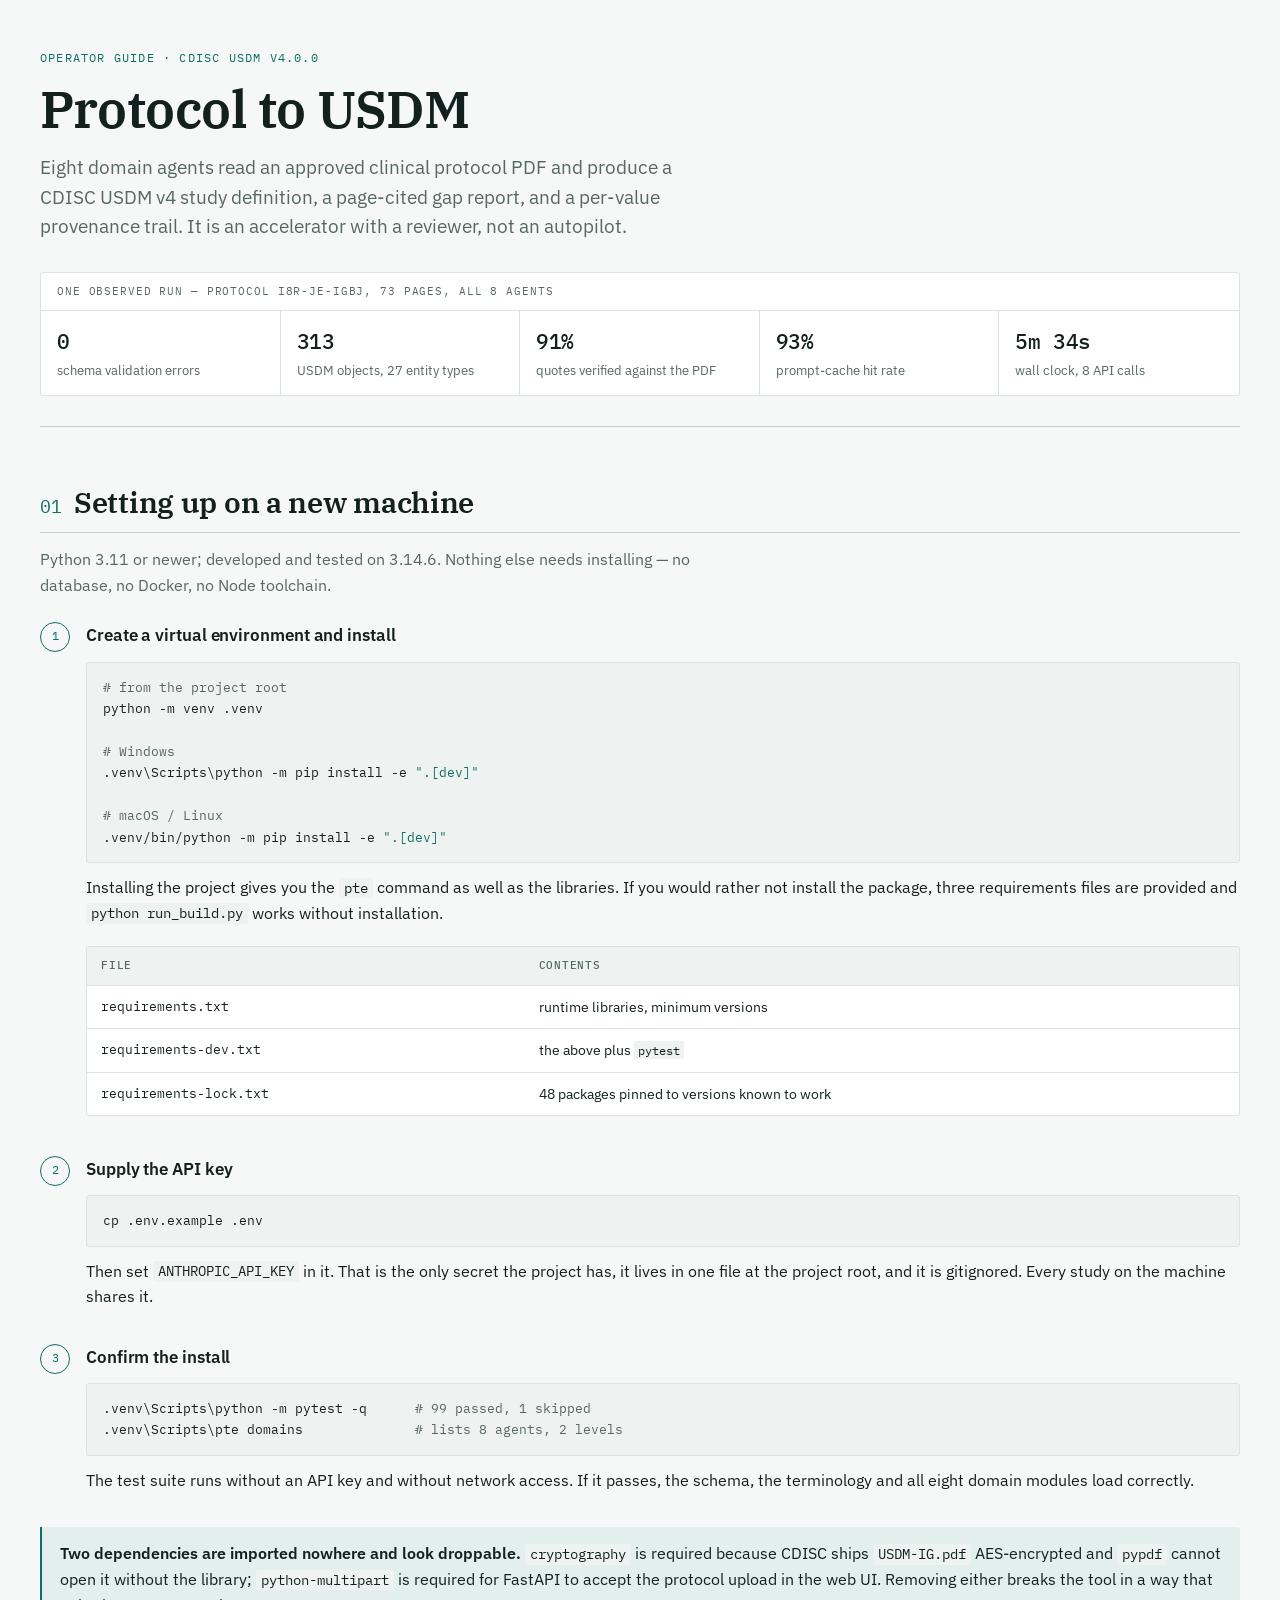
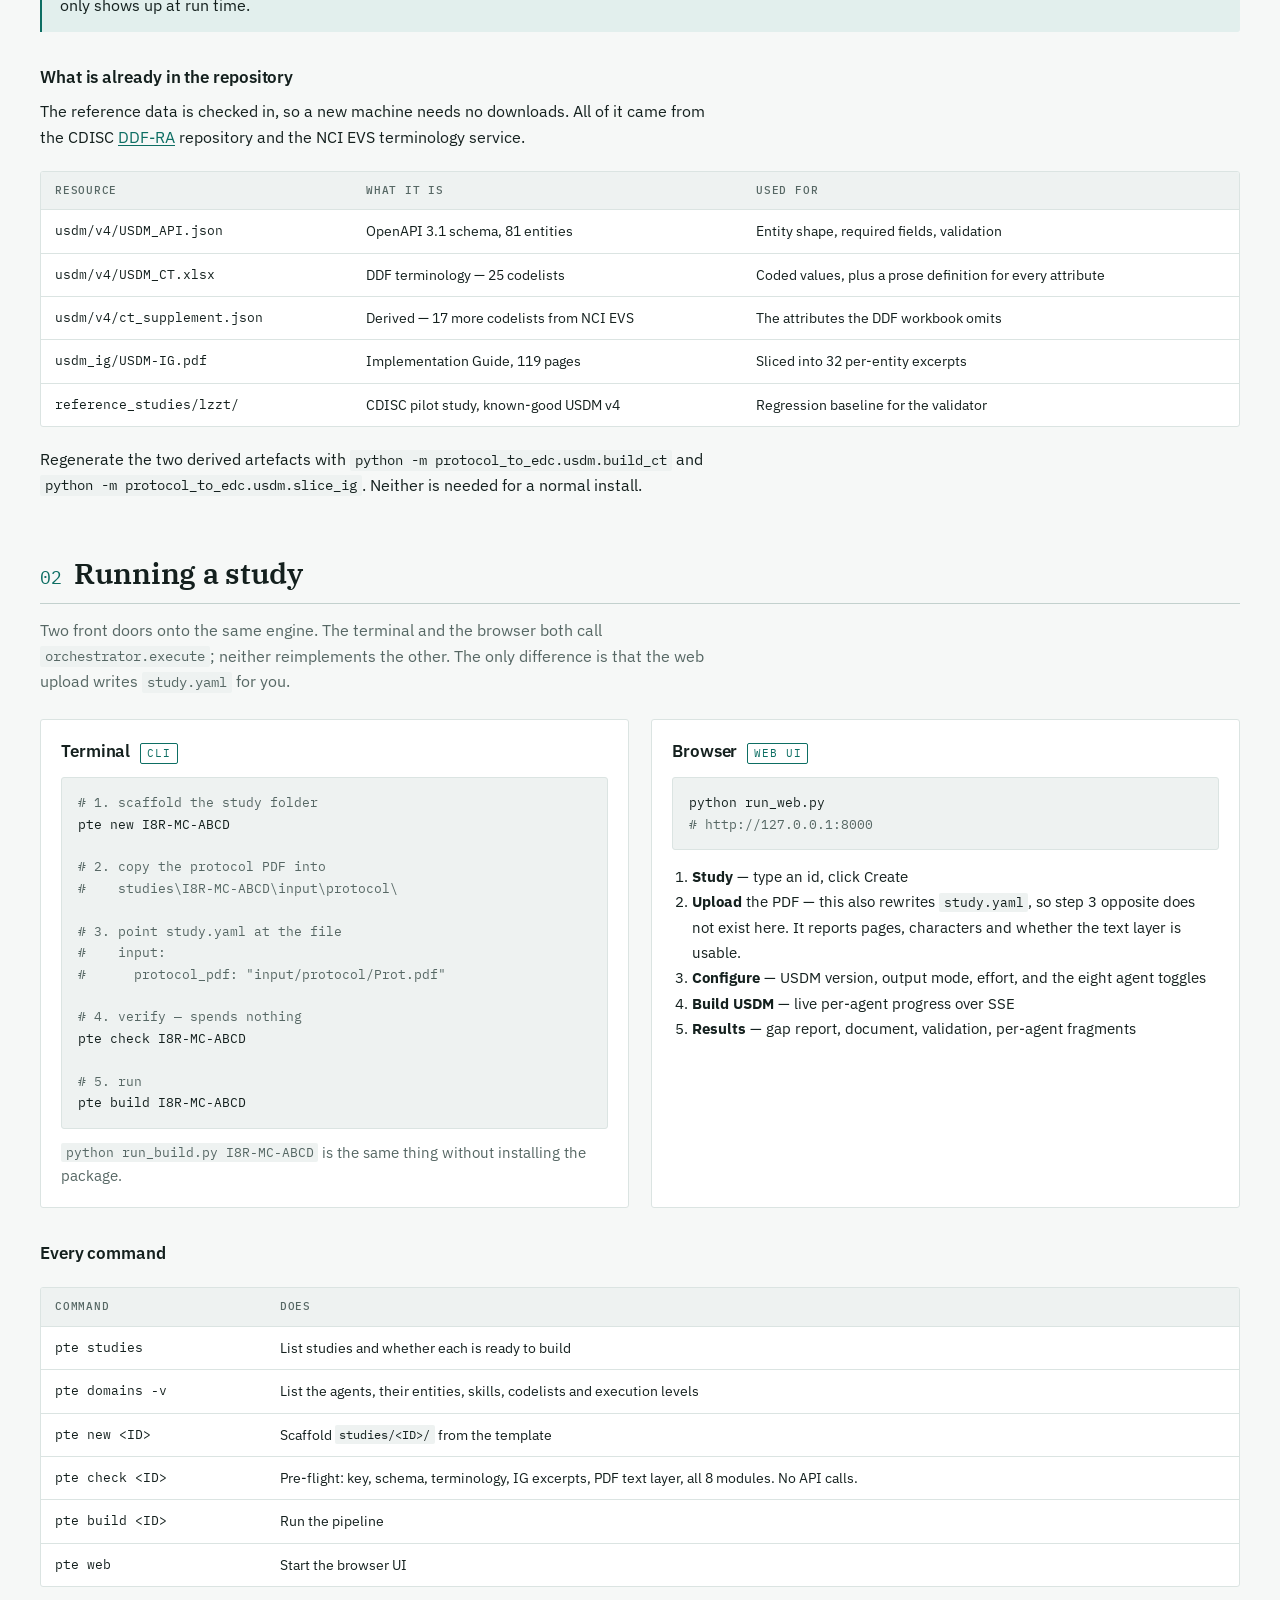
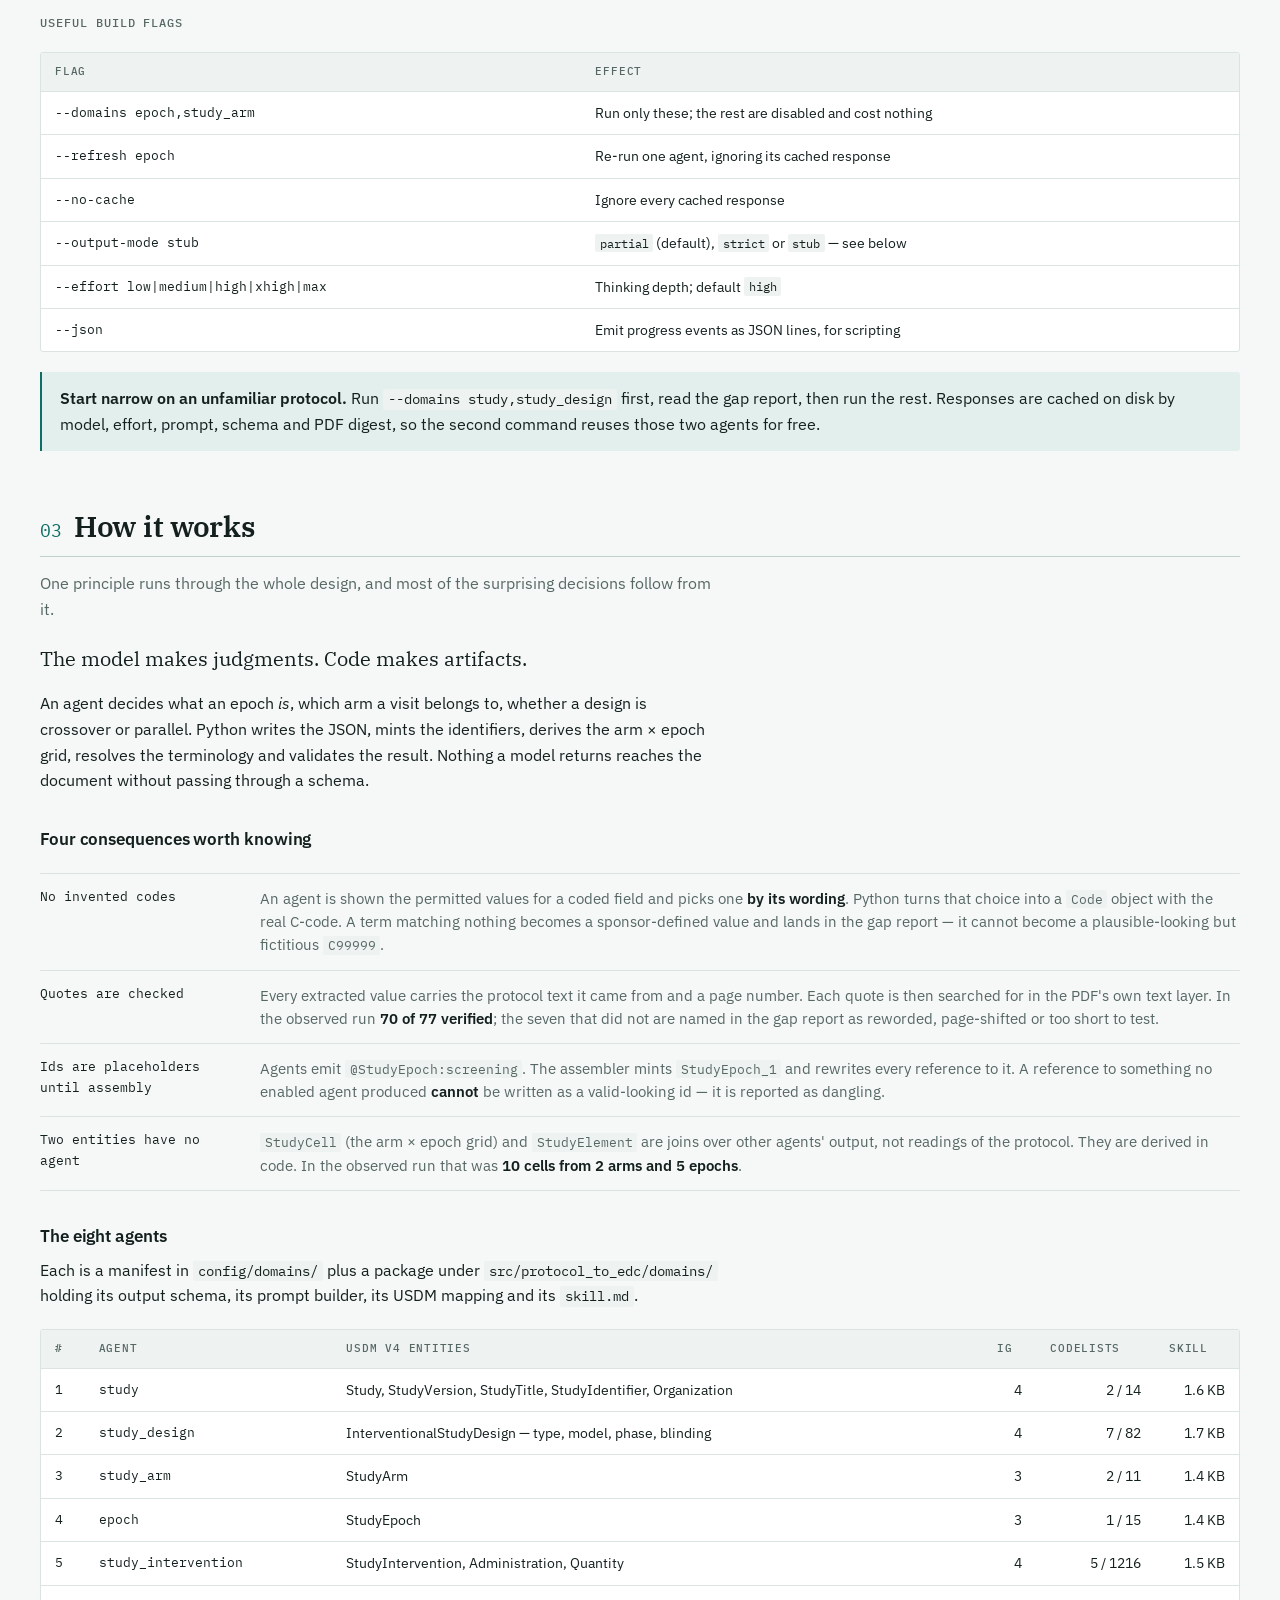
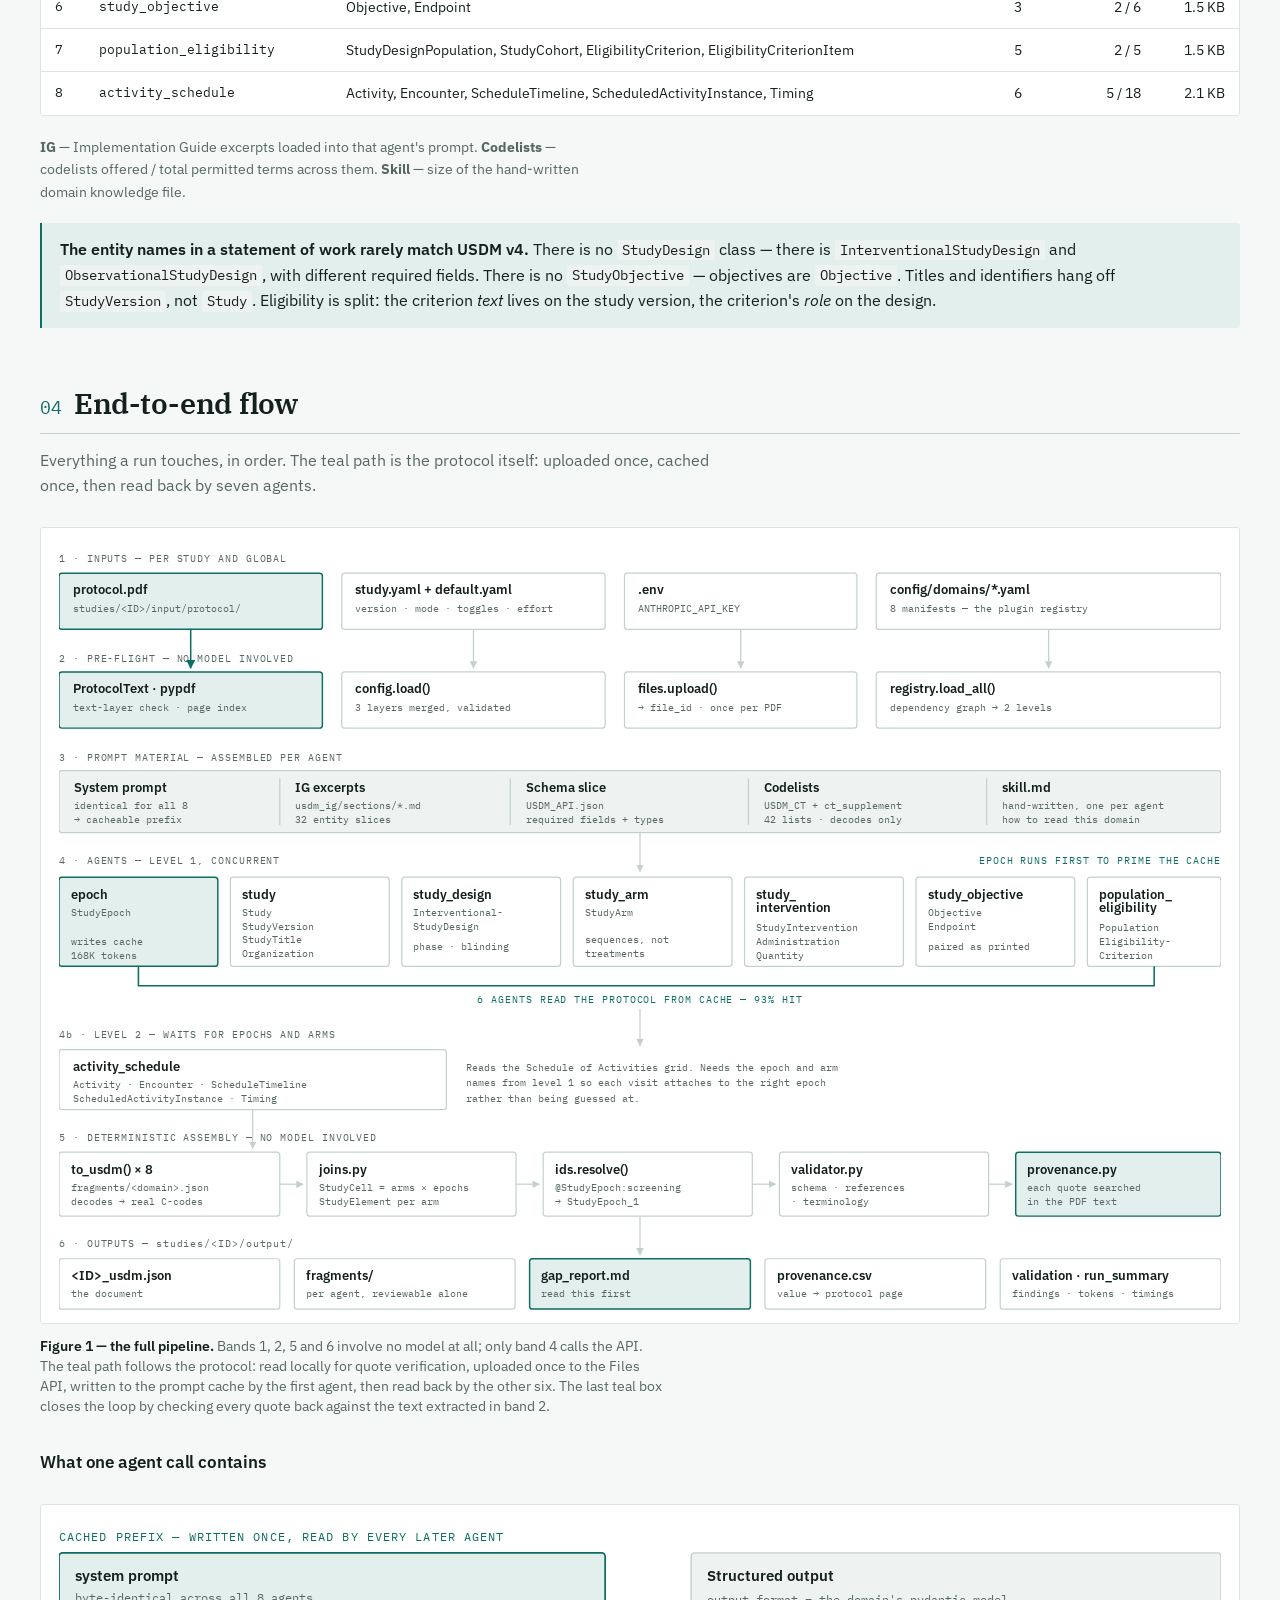
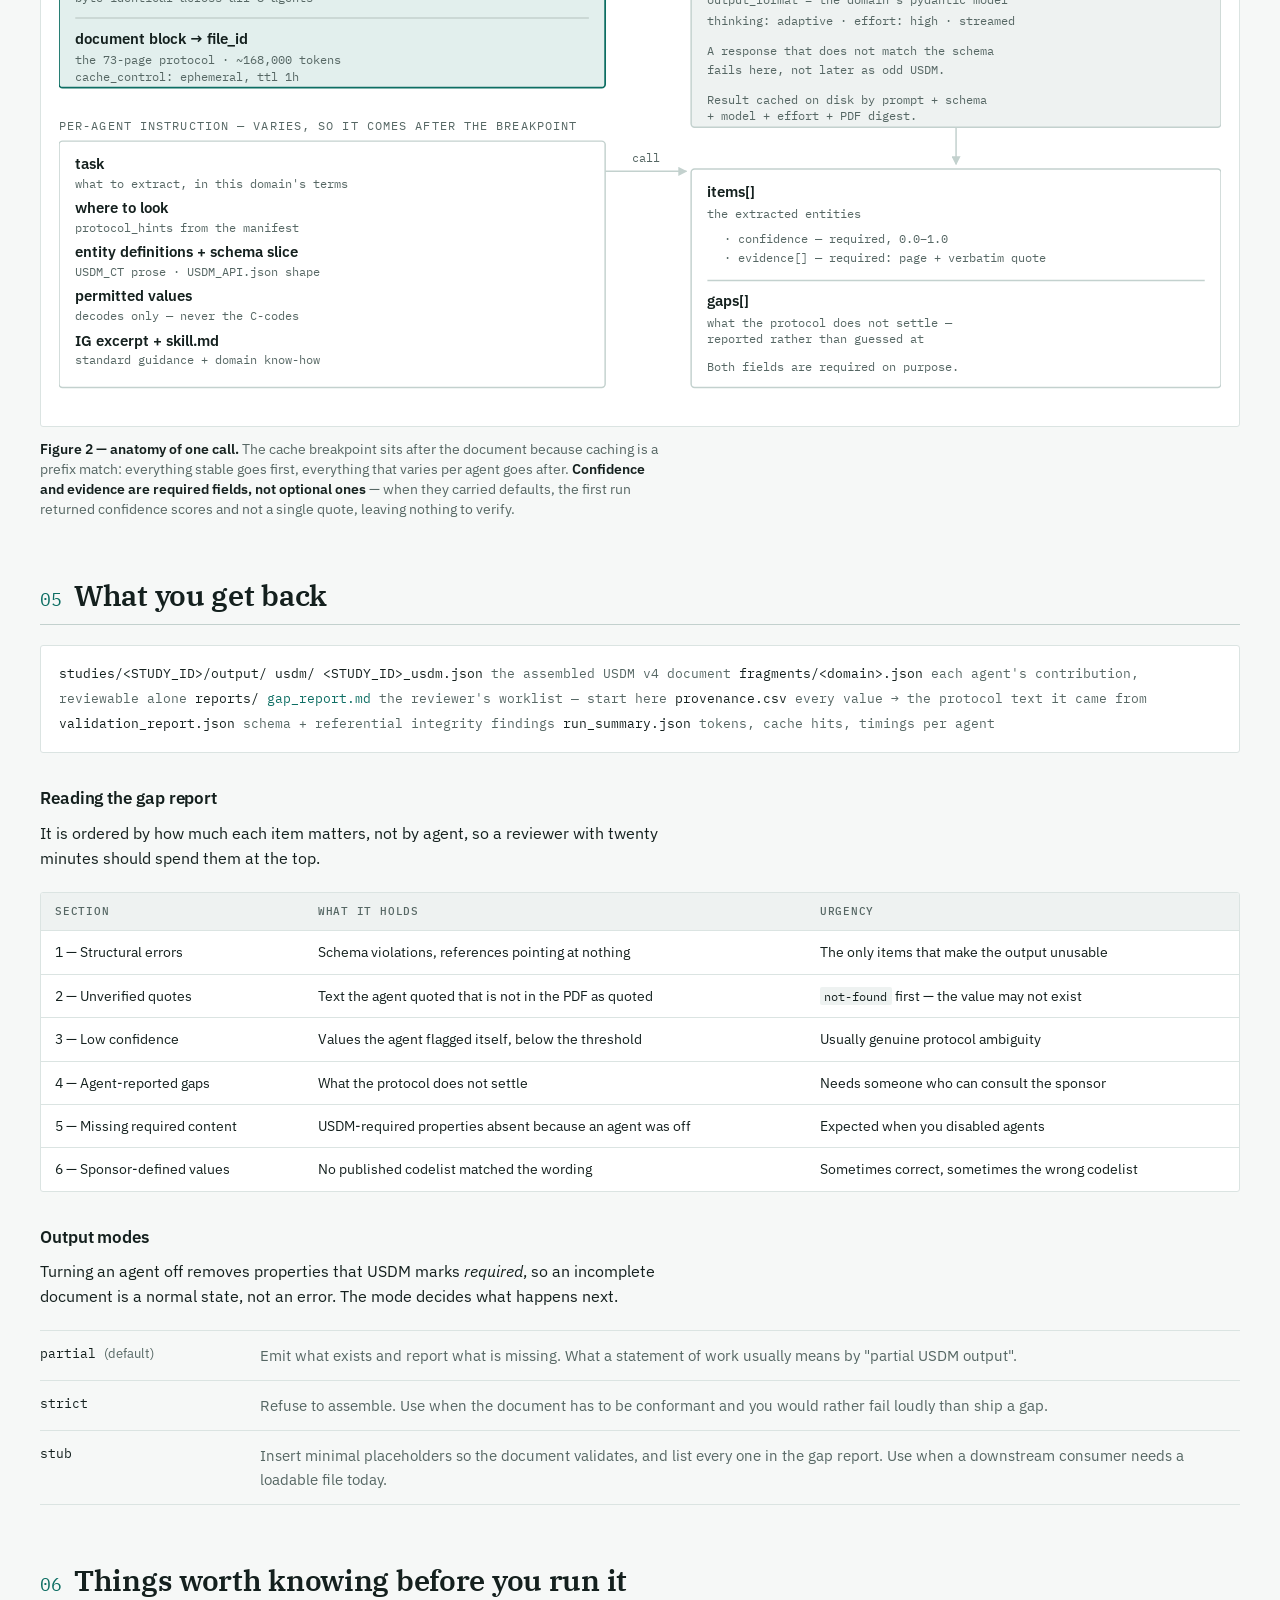
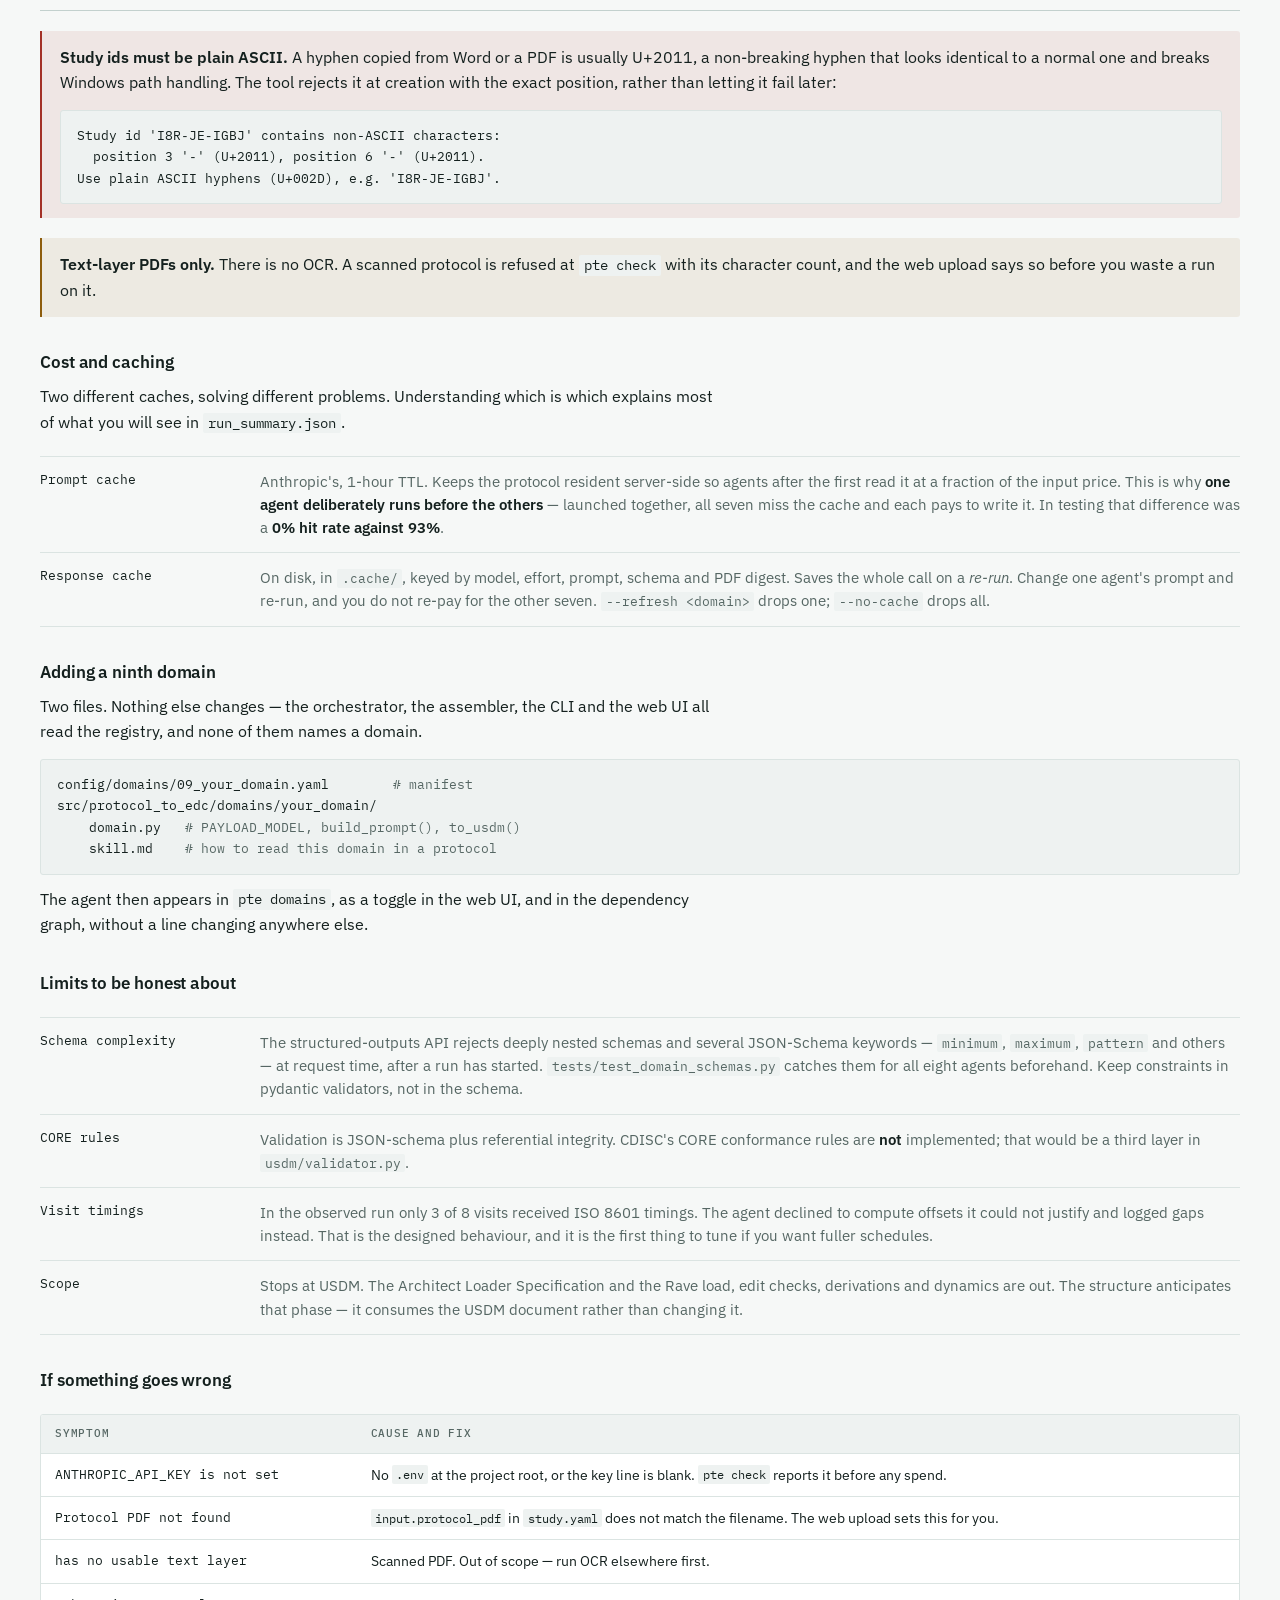
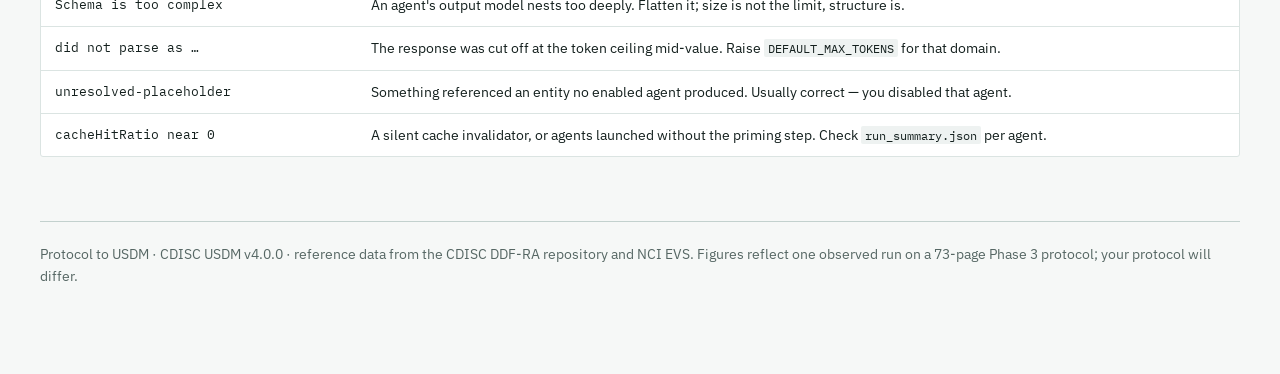
<file: docs/operator-guide.html>
<!doctype html>
<html lang="en">
<head>
<meta charset="utf-8">
<meta name="viewport" content="width=device-width, initial-scale=1">
<title>Protocol to USDM</title>
<link rel="preconnect" href="https://fonts.googleapis.com">
<link rel="preconnect" href="https://fonts.gstatic.com" crossorigin>
<link rel="stylesheet" href="https://fonts.googleapis.com/css2?family=IBM+Plex+Mono:wght@400;500&family=IBM+Plex+Sans:wght@400;500;600&family=IBM+Plex+Serif:wght@500;600&display=swap">
<style>
/* Baseline reset. On claude.ai the artifact host supplies this; a file opened
   straight from disk does not get it, so it is written out here. */
html { color-scheme: light dark; }
body { margin: 0; }
img { max-width: 100%; }
[hidden] { display: none !important; }
</style>
<style>
:root {
  --ground:      #f6f8f7;
  --panel:       #ffffff;
  --panel-sunk:  #eef2f1;
  --ink:         #14201e;
  --ink-soft:    #566764;
  --rule:        #dbe4e2;
  --rule-strong: #c3d1ce;
  --accent:      #0d6e63;
  --accent-soft: #e2efed;
  --ok:          #2c7a52;
  --warn:        #8d5d0d;
  --crit:        #a33127;

  --serif: "IBM Plex Serif", Georgia, "Times New Roman", serif;
  --sans:  "IBM Plex Sans", system-ui, -apple-system, "Segoe UI", sans-serif;
  --mono:  "IBM Plex Mono", ui-monospace, SFMono-Regular, Consolas, monospace;

  --measure: 68ch;
}

:root:not([data-theme="light"]) {
  color-scheme: light;
}

@media (prefers-color-scheme: dark) {
  :root:not([data-theme="light"]) {
    --ground:      #101614;
    --panel:       #172020;
    --panel-sunk:  #1d2725;
    --ink:         #e3eae8;
    --ink-soft:    #92a4a1;
    --rule:        #26322f;
    --rule-strong: #33423f;
    --accent:      #4fb8a8;
    --accent-soft: #16302c;
    --ok:          #5cb082;
    --warn:        #d0a04f;
    --crit:        #e08274;
    color-scheme: dark;
  }
}

:root[data-theme="dark"] {
  --ground:      #101614;
  --panel:       #172020;
  --panel-sunk:  #1d2725;
  --ink:         #e3eae8;
  --ink-soft:    #92a4a1;
  --rule:        #26322f;
  --rule-strong: #33423f;
  --accent:      #4fb8a8;
  --accent-soft: #16302c;
  --ok:          #5cb082;
  --warn:        #d0a04f;
  --crit:        #e08274;
  color-scheme: dark;
}

* { box-sizing: border-box; }

body {
  margin: 0;
  background: var(--ground);
  color: var(--ink);
  font-family: var(--sans);
  font-size: 16px;
  line-height: 1.6;
  -webkit-font-smoothing: antialiased;
}

.page {
  max-width: 1240px;
  margin: 0 auto;
  padding-inline: 20px;
  padding-block: 0 72px;
}

.prose { max-width: var(--measure); }

/* ---------- masthead ---------- */

.masthead {
  border-bottom: 1px solid var(--rule-strong);
  padding-block: 48px 30px;
  margin-bottom: 42px;
}
.eyebrow {
  font-family: var(--mono);
  font-size: 12px;
  letter-spacing: 0.1em;
  text-transform: uppercase;
  color: var(--accent);
  margin: 0 0 14px;
}
h1 {
  font-family: var(--serif);
  font-weight: 600;
  font-size: clamp(34px, 6vw, 52px);
  line-height: 1.08;
  letter-spacing: -0.015em;
  margin: 0 0 16px;
  text-wrap: balance;
}
.standfirst {
  font-size: clamp(17px, 2.2vw, 19px);
  line-height: 1.55;
  color: var(--ink-soft);
  margin: 0;
  max-width: 60ch;
}

/* ---------- observed-run strip ---------- */

.observed {
  margin-top: 30px;
  border: 1px solid var(--rule);
  border-radius: 3px;
  background: var(--panel);
}
.observed-head {
  font-family: var(--mono);
  font-size: 11px;
  letter-spacing: 0.08em;
  text-transform: uppercase;
  color: var(--ink-soft);
  padding: 10px 16px;
  border-bottom: 1px solid var(--rule);
}
.observed-grid {
  display: grid;
  grid-template-columns: repeat(auto-fit, minmax(148px, 1fr));
}
.obs {
  padding: 14px 16px 16px;
  border-right: 1px solid var(--rule);
}
.obs:last-child { border-right: 0; }
.obs b {
  display: block;
  font-family: var(--mono);
  font-weight: 500;
  font-size: 21px;
  letter-spacing: -0.02em;
  font-variant-numeric: tabular-nums;
}
.obs span {
  display: block;
  font-size: 12.5px;
  color: var(--ink-soft);
  line-height: 1.4;
  margin-top: 3px;
}

/* ---------- sections ---------- */

section { margin-block: 58px; scroll-margin-top: 20px; }

h2 {
  font-family: var(--serif);
  font-weight: 600;
  font-size: clamp(23px, 3.4vw, 29px);
  letter-spacing: -0.01em;
  line-height: 1.2;
  margin: 0 0 6px;
  padding-bottom: 12px;
  border-bottom: 1px solid var(--rule-strong);
  text-wrap: balance;
}
h2 .num {
  font-family: var(--mono);
  font-weight: 400;
  font-size: 0.62em;
  color: var(--accent);
  margin-right: 12px;
  letter-spacing: 0;
}
h3 {
  font-family: var(--sans);
  font-weight: 600;
  font-size: 17px;
  margin: 32px 0 8px;
  letter-spacing: -0.005em;
}
h4 {
  font-family: var(--mono);
  font-weight: 500;
  font-size: 12px;
  letter-spacing: 0.08em;
  text-transform: uppercase;
  color: var(--ink-soft);
  margin: 26px 0 8px;
}
p { margin: 0 0 14px; }
.lede { color: var(--ink-soft); margin-top: 14px; }

a { color: var(--accent); text-decoration-thickness: 1px; text-underline-offset: 2px; }
a:focus-visible, button:focus-visible {
  outline: 2px solid var(--accent);
  outline-offset: 2px;
  border-radius: 2px;
}

code {
  font-family: var(--mono);
  font-size: 0.875em;
  background: var(--panel-sunk);
  padding: 0.1em 0.36em;
  border-radius: 2px;
}

/* ---------- steps ---------- */

.steps { display: grid; gap: 20px; margin-top: 24px; counter-reset: step; }
.step {
  display: grid;
  grid-template-columns: 30px 1fr;
  gap: 16px;
  align-items: start;
}
.step::before {
  counter-increment: step;
  content: counter(step);
  font-family: var(--mono);
  font-size: 12px;
  line-height: 26px;
  text-align: center;
  color: var(--accent);
  border: 1px solid var(--accent);
  border-radius: 50%;
  width: 28px;
  height: 28px;
}
.step-body { min-width: 0; }
.step-body > :first-child { margin-top: 0; }
.step h3 { margin-top: 0; }

/* ---------- code blocks ---------- */

pre {
  font-family: var(--mono);
  font-size: 13px;
  line-height: 1.65;
  background: var(--panel-sunk);
  border: 1px solid var(--rule);
  border-radius: 3px;
  padding: 14px 16px;
  overflow-x: auto;
  margin: 12px 0;
  tab-size: 2;
}
pre code { background: none; padding: 0; font-size: inherit; }
pre .c { color: var(--ink-soft); }
pre .p { color: var(--accent); }

/* ---------- tables ---------- */

.tablewrap {
  overflow-x: auto;
  border: 1px solid var(--rule);
  border-radius: 3px;
  margin: 20px 0;
  background: var(--panel);
}
table { border-collapse: collapse; width: 100%; font-size: 14px; min-width: 620px; }
th, td {
  text-align: left;
  padding: 10px 14px;
  border-bottom: 1px solid var(--rule);
  vertical-align: top;
}
thead th {
  font-family: var(--mono);
  font-weight: 500;
  font-size: 11px;
  letter-spacing: 0.07em;
  text-transform: uppercase;
  color: var(--ink-soft);
  background: var(--panel-sunk);
  white-space: nowrap;
}
tbody tr:last-child td { border-bottom: 0; }
td.mono, th.mono { font-family: var(--mono); font-size: 12.5px; }
td.num { font-variant-numeric: tabular-nums; text-align: right; }

/* ---------- figures ---------- */

figure { margin: 28px 0; }
.figframe {
  border: 1px solid var(--rule);
  border-radius: 3px;
  background: var(--panel);
  padding: 20px 18px 8px;
  overflow-x: auto;
}
.figframe svg { display: block; min-width: 720px; max-width: 100%; height: auto; margin: 0 auto; }
figcaption {
  font-size: 13.5px;
  color: var(--ink-soft);
  margin-top: 12px;
  max-width: 78ch;
  line-height: 1.5;
}
figcaption b { color: var(--ink); font-weight: 600; }

/* diagram primitives */
.d-box       { fill: var(--panel);      stroke: var(--rule-strong); stroke-width: 1.25; }
.d-box-sunk  { fill: var(--panel-sunk); stroke: var(--rule-strong); stroke-width: 1.25; }
.d-box-acc   { fill: var(--accent-soft);stroke: var(--accent);      stroke-width: 1.5; }
.d-band      { fill: none;              stroke: var(--rule);        stroke-width: 1; stroke-dasharray: 3 4; }
.d-title     { fill: var(--ink);        font-family: var(--sans); font-size: 13px; font-weight: 600; }
.d-sub       { fill: var(--ink-soft);   font-family: var(--mono); font-size: 10.5px; }
.d-band-lab  { fill: var(--ink-soft);   font-family: var(--mono); font-size: 10.5px; letter-spacing: 0.09em; }
.d-acc-lab   { fill: var(--accent);     font-family: var(--mono); font-size: 10.5px; letter-spacing: 0.09em; }
.d-edge-lab  { fill: var(--ink-soft);   font-family: var(--mono); font-size: 10.5px; }
.d-line      { stroke: var(--rule-strong); stroke-width: 1.3; fill: none; }
.d-line-acc  { stroke: var(--accent);      stroke-width: 1.6; fill: none; }
.d-arrow     { fill: var(--rule-strong); }
.d-arrow-acc { fill: var(--accent); }

/* ---------- callouts ---------- */

.note {
  border-left: 2px solid var(--accent);
  background: var(--accent-soft);
  padding: 14px 18px;
  margin: 20px 0;
  border-radius: 0 3px 3px 0;
}
.note.warn { border-left-color: var(--warn); background: color-mix(in srgb, var(--warn) 9%, transparent); }
.note.crit { border-left-color: var(--crit); background: color-mix(in srgb, var(--crit) 9%, transparent); }
.note > :first-child { margin-top: 0; }
.note > :last-child { margin-bottom: 0; }
.note strong { font-weight: 600; }

/* ---------- two-lane ---------- */

.lanes { display: grid; grid-template-columns: repeat(auto-fit, minmax(320px, 1fr)); gap: 22px; margin-top: 24px; }
.lane {
  border: 1px solid var(--rule);
  border-radius: 3px;
  background: var(--panel);
  padding: 18px 20px 20px;
  min-width: 0;
}
.lane h3 { margin-top: 0; display: flex; align-items: baseline; gap: 10px; }
.lane h3 .tag {
  font-family: var(--mono);
  font-size: 10.5px;
  letter-spacing: 0.08em;
  text-transform: uppercase;
  color: var(--accent);
  border: 1px solid var(--accent);
  padding: 1px 6px;
  border-radius: 2px;
  font-weight: 400;
}
.lane pre { background: var(--panel-sunk); }

/* ---------- definition list ---------- */

dl.defs { margin: 20px 0 0; display: grid; gap: 0; }
dl.defs > div {
  display: grid;
  grid-template-columns: minmax(150px, 200px) 1fr;
  gap: 20px;
  padding: 13px 0;
  border-top: 1px solid var(--rule);
}
dl.defs > div:last-child { border-bottom: 1px solid var(--rule); }
dl.defs dt { font-family: var(--mono); font-size: 13px; color: var(--ink); }
dl.defs dd { margin: 0; color: var(--ink-soft); font-size: 14.5px; }
dl.defs dd strong { color: var(--ink); font-weight: 600; }

/* ---------- file tree ---------- */

.tree {
  font-family: var(--mono);
  font-size: 13px;
  line-height: 1.9;
  background: var(--panel);
  border: 1px solid var(--rule);
  border-radius: 3px;
  padding: 16px 18px;
  overflow-x: auto;
  margin: 20px 0;
}
.tree .dim { color: var(--ink-soft); }
.tree .hl { color: var(--accent); }

footer {
  border-top: 1px solid var(--rule-strong);
  margin-top: 64px;
  padding-top: 22px;
  font-size: 13.5px;
  color: var(--ink-soft);
}

@media (max-width: 620px) {
  dl.defs > div { grid-template-columns: 1fr; gap: 4px; }
  .step { grid-template-columns: 24px 1fr; gap: 12px; }
  .step::before { width: 24px; height: 24px; line-height: 22px; font-size: 11px; }
}

@media (prefers-reduced-motion: reduce) {
  * { animation: none !important; transition: none !important; }
}
</style>
</head>
<body>

<div class="page">

<header class="masthead">
  <p class="eyebrow">Operator guide &middot; CDISC USDM v4.0.0</p>
  <h1>Protocol to USDM</h1>
  <p class="standfirst">
    Eight domain agents read an approved clinical protocol PDF and produce a
    CDISC USDM v4 study definition, a page-cited gap report, and a per-value
    provenance trail. It is an accelerator with a reviewer, not an autopilot.
  </p>

  <div class="observed">
    <div class="observed-head">One observed run &mdash; protocol I8R-JE-IGBJ, 73 pages, all 8 agents</div>
    <div class="observed-grid">
      <div class="obs"><b>0</b><span>schema validation errors</span></div>
      <div class="obs"><b>313</b><span>USDM objects, 27 entity types</span></div>
      <div class="obs"><b>91%</b><span>quotes verified against the PDF</span></div>
      <div class="obs"><b>93%</b><span>prompt-cache hit rate</span></div>
      <div class="obs"><b>5m 34s</b><span>wall clock, 8 API calls</span></div>
    </div>
  </div>
</header>

<!-- ============================ SETUP ============================ -->
<section id="setup">
  <h2><span class="num">01</span>Setting up on a new machine</h2>
  <div class="prose">
    <p class="lede">
      Python 3.11 or newer; developed and tested on 3.14.6. Nothing else needs
      installing &mdash; no database, no Docker, no Node toolchain.
    </p>
  </div>

  <div class="steps">

    <div class="step">
      <div class="step-body">
        <h3>Create a virtual environment and install</h3>
        <pre><code><span class="c"># from the project root</span>
python -m venv .venv

<span class="c"># Windows</span>
.venv\Scripts\python -m pip install -e <span class="p">".[dev]"</span>

<span class="c"># macOS / Linux</span>
.venv/bin/python -m pip install -e <span class="p">".[dev]"</span></code></pre>
        <p>
          Installing the project gives you the <code>pte</code> command as well as
          the libraries. If you would rather not install the package, three
          requirements files are provided and <code>python run_build.py</code>
          works without installation.
        </p>
        <div class="tablewrap">
          <table>
            <thead><tr><th>File</th><th>Contents</th></tr></thead>
            <tbody>
              <tr><td class="mono">requirements.txt</td><td>runtime libraries, minimum versions</td></tr>
              <tr><td class="mono">requirements-dev.txt</td><td>the above plus <code>pytest</code></td></tr>
              <tr><td class="mono">requirements-lock.txt</td><td>48 packages pinned to versions known to work</td></tr>
            </tbody>
          </table>
        </div>
      </div>
    </div>

    <div class="step">
      <div class="step-body">
        <h3>Supply the API key</h3>
        <pre><code>cp .env.example .env</code></pre>
        <p>
          Then set <code>ANTHROPIC_API_KEY</code> in it. That is the only secret
          the project has, it lives in one file at the project root, and it is
          gitignored. Every study on the machine shares it.
        </p>
      </div>
    </div>

    <div class="step">
      <div class="step-body">
        <h3>Confirm the install</h3>
        <pre><code>.venv\Scripts\python -m pytest -q      <span class="c"># 99 passed, 1 skipped</span>
.venv\Scripts\pte domains              <span class="c"># lists 8 agents, 2 levels</span></code></pre>
        <p>
          The test suite runs without an API key and without network access. If
          it passes, the schema, the terminology and all eight domain modules
          load correctly.
        </p>
      </div>
    </div>

  </div>

  <div class="note">
    <p>
      <strong>Two dependencies are imported nowhere and look droppable.</strong>
      <code>cryptography</code> is required because CDISC ships
      <code>USDM-IG.pdf</code> AES-encrypted and <code>pypdf</code> cannot open it
      without the library; <code>python-multipart</code> is required for FastAPI
      to accept the protocol upload in the web UI. Removing either breaks the
      tool in a way that only shows up at run time.
    </p>
  </div>

  <h3>What is already in the repository</h3>
  <p class="prose">
    The reference data is checked in, so a new machine needs no downloads. All of
    it came from the CDISC
    <a href="https://github.com/cdisc-org/DDF-RA">DDF-RA</a> repository and the
    NCI EVS terminology service.
  </p>
  <div class="tablewrap">
    <table>
      <thead><tr><th>Resource</th><th>What it is</th><th>Used for</th></tr></thead>
      <tbody>
        <tr><td class="mono">usdm/v4/USDM_API.json</td><td>OpenAPI 3.1 schema, 81 entities</td><td>Entity shape, required fields, validation</td></tr>
        <tr><td class="mono">usdm/v4/USDM_CT.xlsx</td><td>DDF terminology &mdash; 25 codelists</td><td>Coded values, plus a prose definition for every attribute</td></tr>
        <tr><td class="mono">usdm/v4/ct_supplement.json</td><td>Derived &mdash; 17 more codelists from NCI EVS</td><td>The attributes the DDF workbook omits</td></tr>
        <tr><td class="mono">usdm_ig/USDM-IG.pdf</td><td>Implementation Guide, 119 pages</td><td>Sliced into 32 per-entity excerpts</td></tr>
        <tr><td class="mono">reference_studies/lzzt/</td><td>CDISC pilot study, known-good USDM v4</td><td>Regression baseline for the validator</td></tr>
      </tbody>
    </table>
  </div>
  <p class="prose">
    Regenerate the two derived artefacts with
    <code>python -m protocol_to_edc.usdm.build_ct</code> and
    <code>python -m protocol_to_edc.usdm.slice_ig</code>. Neither is needed for a
    normal install.
  </p>
</section>

<!-- ============================ RUNNING ============================ -->
<section id="running">
  <h2><span class="num">02</span>Running a study</h2>
  <p class="prose lede">
    Two front doors onto the same engine. The terminal and the browser both call
    <code>orchestrator.execute</code>; neither reimplements the other. The only
    difference is that the web upload writes <code>study.yaml</code> for you.
  </p>

  <div class="lanes">

    <div class="lane">
      <h3>Terminal <span class="tag">CLI</span></h3>
      <pre><code><span class="c"># 1. scaffold the study folder</span>
pte new I8R-MC-ABCD

<span class="c"># 2. copy the protocol PDF into</span>
<span class="c">#    studies\I8R-MC-ABCD\input\protocol\</span>

<span class="c"># 3. point study.yaml at the file</span>
<span class="c">#    input:</span>
<span class="c">#      protocol_pdf: "input/protocol/Prot.pdf"</span>

<span class="c"># 4. verify — spends nothing</span>
pte check I8R-MC-ABCD

<span class="c"># 5. run</span>
pte build I8R-MC-ABCD</code></pre>
      <p style="font-size:14.5px;color:var(--ink-soft);margin-bottom:0">
        <code>python run_build.py I8R-MC-ABCD</code> is the same thing without
        installing the package.
      </p>
    </div>

    <div class="lane">
      <h3>Browser <span class="tag">Web UI</span></h3>
      <pre><code>python run_web.py
<span class="c"># http://127.0.0.1:8000</span></code></pre>
      <ol style="padding-left:20px;margin:14px 0 0;font-size:14.5px;line-height:1.75">
        <li><strong>Study</strong> &mdash; type an id, click Create</li>
        <li><strong>Upload</strong> the PDF &mdash; this also rewrites
            <code>study.yaml</code>, so step 3 opposite does not exist here. It
            reports pages, characters and whether the text layer is usable.</li>
        <li><strong>Configure</strong> &mdash; USDM version, output mode, effort,
            and the eight agent toggles</li>
        <li><strong>Build USDM</strong> &mdash; live per-agent progress over SSE</li>
        <li><strong>Results</strong> &mdash; gap report, document, validation,
            per-agent fragments</li>
      </ol>
    </div>

  </div>

  <h3>Every command</h3>
  <div class="tablewrap">
    <table>
      <thead><tr><th>Command</th><th>Does</th></tr></thead>
      <tbody>
        <tr><td class="mono">pte studies</td><td>List studies and whether each is ready to build</td></tr>
        <tr><td class="mono">pte domains -v</td><td>List the agents, their entities, skills, codelists and execution levels</td></tr>
        <tr><td class="mono">pte new &lt;ID&gt;</td><td>Scaffold <code>studies/&lt;ID&gt;/</code> from the template</td></tr>
        <tr><td class="mono">pte check &lt;ID&gt;</td><td>Pre-flight: key, schema, terminology, IG excerpts, PDF text layer, all 8 modules. No API calls.</td></tr>
        <tr><td class="mono">pte build &lt;ID&gt;</td><td>Run the pipeline</td></tr>
        <tr><td class="mono">pte web</td><td>Start the browser UI</td></tr>
      </tbody>
    </table>
  </div>

  <h4>Useful build flags</h4>
  <div class="tablewrap">
    <table>
      <thead><tr><th>Flag</th><th>Effect</th></tr></thead>
      <tbody>
        <tr><td class="mono">--domains epoch,study_arm</td><td>Run only these; the rest are disabled and cost nothing</td></tr>
        <tr><td class="mono">--refresh epoch</td><td>Re-run one agent, ignoring its cached response</td></tr>
        <tr><td class="mono">--no-cache</td><td>Ignore every cached response</td></tr>
        <tr><td class="mono">--output-mode stub</td><td><code>partial</code> (default), <code>strict</code> or <code>stub</code> &mdash; see below</td></tr>
        <tr><td class="mono">--effort low|medium|high|xhigh|max</td><td>Thinking depth; default <code>high</code></td></tr>
        <tr><td class="mono">--json</td><td>Emit progress events as JSON lines, for scripting</td></tr>
      </tbody>
    </table>
  </div>

  <div class="note">
    <p>
      <strong>Start narrow on an unfamiliar protocol.</strong> Run
      <code>--domains study,study_design</code> first, read the gap report, then
      run the rest. Responses are cached on disk by model, effort, prompt, schema
      and PDF digest, so the second command reuses those two agents for free.
    </p>
  </div>
</section>

<!-- ============================ HOW IT WORKS ============================ -->
<section id="how">
  <h2><span class="num">03</span>How it works</h2>

  <div class="prose">
    <p class="lede">
      One principle runs through the whole design, and most of the surprising
      decisions follow from it.
    </p>
    <p style="font-family:var(--serif);font-size:20px;line-height:1.45;color:var(--ink);margin:22px 0 18px">
      The model makes judgments. Code makes artifacts.
    </p>
    <p>
      An agent decides what an epoch <em>is</em>, which arm a visit belongs to,
      whether a design is crossover or parallel. Python writes the JSON, mints
      the identifiers, derives the arm&nbsp;&times;&nbsp;epoch grid, resolves the
      terminology and validates the result. Nothing a model returns reaches the
      document without passing through a schema.
    </p>
  </div>

  <h3>Four consequences worth knowing</h3>
  <dl class="defs">
    <div>
      <dt>No invented codes</dt>
      <dd>
        An agent is shown the permitted values for a coded field and picks one
        <strong>by its wording</strong>. Python turns that choice into a
        <code>Code</code> object with the real C-code. A term matching nothing
        becomes a sponsor-defined value and lands in the gap report &mdash; it
        cannot become a plausible-looking but fictitious <code>C99999</code>.
      </dd>
    </div>
    <div>
      <dt>Quotes are checked</dt>
      <dd>
        Every extracted value carries the protocol text it came from and a page
        number. Each quote is then searched for in the PDF's own text layer. In
        the observed run <strong>70 of 77 verified</strong>; the seven that did
        not are named in the gap report as reworded, page-shifted or too short to
        test.
      </dd>
    </div>
    <div>
      <dt>Ids are placeholders until assembly</dt>
      <dd>
        Agents emit <code>@StudyEpoch:screening</code>. The assembler mints
        <code>StudyEpoch_1</code> and rewrites every reference to it. A reference
        to something no enabled agent produced <strong>cannot</strong> be written
        as a valid-looking id &mdash; it is reported as dangling.
      </dd>
    </div>
    <div>
      <dt>Two entities have no agent</dt>
      <dd>
        <code>StudyCell</code> (the arm&nbsp;&times;&nbsp;epoch grid) and
        <code>StudyElement</code> are joins over other agents' output, not
        readings of the protocol. They are derived in code. In the observed run
        that was <strong>10 cells from 2 arms and 5 epochs</strong>.
      </dd>
    </div>
  </dl>

  <h3>The eight agents</h3>
  <p class="prose">
    Each is a manifest in <code>config/domains/</code> plus a package under
    <code>src/protocol_to_edc/domains/</code> holding its output schema, its
    prompt builder, its USDM mapping and its <code>skill.md</code>.
  </p>

  <div class="tablewrap">
    <table>
      <thead>
        <tr>
          <th>#</th><th>Agent</th><th>USDM v4 entities</th>
          <th class="num">IG</th><th class="num">Codelists</th><th class="num">Skill</th>
        </tr>
      </thead>
      <tbody>
        <tr><td class="mono">1</td><td class="mono">study</td><td>Study, StudyVersion, StudyTitle, StudyIdentifier, Organization</td><td class="num">4</td><td class="num">2 / 14</td><td class="num">1.6 KB</td></tr>
        <tr><td class="mono">2</td><td class="mono">study_design</td><td>InterventionalStudyDesign &mdash; type, model, phase, blinding</td><td class="num">4</td><td class="num">7 / 82</td><td class="num">1.7 KB</td></tr>
        <tr><td class="mono">3</td><td class="mono">study_arm</td><td>StudyArm</td><td class="num">3</td><td class="num">2 / 11</td><td class="num">1.4 KB</td></tr>
        <tr><td class="mono">4</td><td class="mono">epoch</td><td>StudyEpoch</td><td class="num">3</td><td class="num">1 / 15</td><td class="num">1.4 KB</td></tr>
        <tr><td class="mono">5</td><td class="mono">study_intervention</td><td>StudyIntervention, Administration, Quantity</td><td class="num">4</td><td class="num">5 / 1216</td><td class="num">1.5 KB</td></tr>
        <tr><td class="mono">6</td><td class="mono">study_objective</td><td>Objective, Endpoint</td><td class="num">3</td><td class="num">2 / 6</td><td class="num">1.5 KB</td></tr>
        <tr><td class="mono">7</td><td class="mono">population_eligibility</td><td>StudyDesignPopulation, StudyCohort, EligibilityCriterion, EligibilityCriterionItem</td><td class="num">5</td><td class="num">2 / 5</td><td class="num">1.5 KB</td></tr>
        <tr><td class="mono">8</td><td class="mono">activity_schedule</td><td>Activity, Encounter, ScheduleTimeline, ScheduledActivityInstance, Timing</td><td class="num">6</td><td class="num">5 / 18</td><td class="num">2.1 KB</td></tr>
      </tbody>
    </table>
  </div>
  <p class="prose" style="font-size:14px;color:var(--ink-soft)">
    <b>IG</b> &mdash; Implementation Guide excerpts loaded into that agent's prompt.
    <b>Codelists</b> &mdash; codelists offered / total permitted terms across them.
    <b>Skill</b> &mdash; size of the hand-written domain knowledge file.
  </p>

  <div class="note">
    <p>
      <strong>The entity names in a statement of work rarely match USDM v4.</strong>
      There is no <code>StudyDesign</code> class &mdash; there is
      <code>InterventionalStudyDesign</code> and
      <code>ObservationalStudyDesign</code>, with different required fields. There
      is no <code>StudyObjective</code> &mdash; objectives are
      <code>Objective</code>. Titles and identifiers hang off
      <code>StudyVersion</code>, not <code>Study</code>. Eligibility is split:
      the criterion <em>text</em> lives on the study version, the criterion's
      <em>role</em> on the design.
    </p>
  </div>
</section>

<!-- ============================ FLOW ============================ -->
<section id="flow">
  <h2><span class="num">04</span>End-to-end flow</h2>
  <p class="prose lede">
    Everything a run touches, in order. The teal path is the protocol itself:
    uploaded once, cached once, then read back by seven agents.
  </p>

  <figure>
    <div class="figframe">
      <svg viewBox="0 0 1200 792" role="img"
           aria-label="End-to-end pipeline: inputs and reference resources feed eight domain agents across two concurrency levels, whose fragments are assembled deterministically into a validated USDM document and four review reports.">
        <defs>
          <marker id="a1" viewBox="0 0 10 10" refX="9" refY="5" markerWidth="6" markerHeight="6" orient="auto-start-reverse">
            <path d="M0,0 L10,5 L0,10 z" class="d-arrow"/>
          </marker>
          <marker id="a2" viewBox="0 0 10 10" refX="9" refY="5" markerWidth="6" markerHeight="6" orient="auto-start-reverse">
            <path d="M0,0 L10,5 L0,10 z" class="d-arrow-acc"/>
          </marker>
        </defs>

        <!-- ================= BAND 1 : INPUTS ================= -->
        <text x="0" y="14" class="d-band-lab">1 · INPUTS — PER STUDY AND GLOBAL</text>

        <rect x="0"   y="26" width="272" height="58" rx="3" class="d-box-acc"/>
        <text x="14"  y="48" class="d-title">protocol.pdf</text>
        <text x="14"  y="66" class="d-sub">studies/&lt;ID&gt;/input/protocol/</text>

        <rect x="292" y="26" width="272" height="58" rx="3" class="d-box"/>
        <text x="306" y="48" class="d-title">study.yaml + default.yaml</text>
        <text x="306" y="66" class="d-sub">version · mode · toggles · effort</text>

        <rect x="584" y="26" width="240" height="58" rx="3" class="d-box"/>
        <text x="598" y="48" class="d-title">.env</text>
        <text x="598" y="66" class="d-sub">ANTHROPIC_API_KEY</text>

        <rect x="844" y="26" width="356" height="58" rx="3" class="d-box"/>
        <text x="858" y="48" class="d-title">config/domains/*.yaml</text>
        <text x="858" y="66" class="d-sub">8 manifests — the plugin registry</text>

        <!-- ================= BAND 2 : PREFLIGHT ================= -->
        <text x="0" y="118" class="d-band-lab">2 · PRE-FLIGHT — NO MODEL INVOLVED</text>

        <line x1="136" y1="84" x2="136" y2="124" class="d-line-acc" marker-end="url(#a2)"/>
        <line x1="428" y1="84" x2="428" y2="124" class="d-line" marker-end="url(#a1)"/>
        <line x1="704" y1="84" x2="704" y2="124" class="d-line" marker-end="url(#a1)"/>
        <line x1="1022" y1="84" x2="1022" y2="124" class="d-line" marker-end="url(#a1)"/>

        <rect x="0"   y="128" width="272" height="58" rx="3" class="d-box-acc"/>
        <text x="14"  y="150" class="d-title">ProtocolText · pypdf</text>
        <text x="14"  y="168" class="d-sub">text-layer check · page index</text>

        <rect x="292" y="128" width="272" height="58" rx="3" class="d-box"/>
        <text x="306" y="150" class="d-title">config.load()</text>
        <text x="306" y="168" class="d-sub">3 layers merged, validated</text>

        <rect x="584" y="128" width="240" height="58" rx="3" class="d-box"/>
        <text x="598" y="150" class="d-title">files.upload()</text>
        <text x="598" y="168" class="d-sub">→ file_id · once per PDF</text>

        <rect x="844" y="128" width="356" height="58" rx="3" class="d-box"/>
        <text x="858" y="150" class="d-title">registry.load_all()</text>
        <text x="858" y="168" class="d-sub">dependency graph → 2 levels</text>

        <!-- ================= BAND 3 : PROMPT MATERIAL ================= -->
        <text x="0" y="220" class="d-band-lab">3 · PROMPT MATERIAL — ASSEMBLED PER AGENT</text>

        <rect x="0" y="230" width="1200" height="64" rx="3" class="d-box-sunk"/>
        <text x="16"  y="252" class="d-title">System prompt</text>
        <text x="16"  y="270" class="d-sub">identical for all 8</text>
        <text x="16"  y="284" class="d-sub">→ cacheable prefix</text>

        <line x1="228" y1="238" x2="228" y2="286" class="d-line"/>
        <text x="244" y="252" class="d-title">IG excerpts</text>
        <text x="244" y="270" class="d-sub">usdm_ig/sections/*.md</text>
        <text x="244" y="284" class="d-sub">32 entity slices</text>

        <line x1="466" y1="238" x2="466" y2="286" class="d-line"/>
        <text x="482" y="252" class="d-title">Schema slice</text>
        <text x="482" y="270" class="d-sub">USDM_API.json</text>
        <text x="482" y="284" class="d-sub">required fields + types</text>

        <line x1="712" y1="238" x2="712" y2="286" class="d-line"/>
        <text x="728" y="252" class="d-title">Codelists</text>
        <text x="728" y="270" class="d-sub">USDM_CT + ct_supplement</text>
        <text x="728" y="284" class="d-sub">42 lists · decodes only</text>

        <line x1="958" y1="238" x2="958" y2="286" class="d-line"/>
        <text x="974" y="252" class="d-title">skill.md</text>
        <text x="974" y="270" class="d-sub">hand-written, one per agent</text>
        <text x="974" y="284" class="d-sub">how to read this domain</text>

        <!-- ================= BAND 4 : AGENTS ================= -->
        <text x="0" y="326" class="d-band-lab">4 · AGENTS — LEVEL 1, CONCURRENT</text>
        <text x="1200" y="326" class="d-acc-lab" text-anchor="end">EPOCH RUNS FIRST TO PRIME THE CACHE</text>

        <line x1="600" y1="294" x2="600" y2="334" class="d-line" marker-end="url(#a1)"/>

        <rect x="0"    y="340" width="164" height="92" rx="3" class="d-box-acc"/>
        <text x="12"   y="362" class="d-title">epoch</text>
        <text x="12"   y="380" class="d-sub">StudyEpoch</text>
        <text x="12"   y="410" class="d-sub">writes cache</text>
        <text x="12"   y="424" class="d-sub">168K tokens</text>

        <rect x="177"  y="340" width="164" height="92" rx="3" class="d-box"/>
        <text x="189"  y="362" class="d-title">study</text>
        <text x="189"  y="380" class="d-sub">Study</text>
        <text x="189"  y="394" class="d-sub">StudyVersion</text>
        <text x="189"  y="408" class="d-sub">StudyTitle</text>
        <text x="189"  y="422" class="d-sub">Organization</text>

        <rect x="354"  y="340" width="164" height="92" rx="3" class="d-box"/>
        <text x="366"  y="362" class="d-title">study_design</text>
        <text x="366"  y="380" class="d-sub">Interventional-</text>
        <text x="366"  y="394" class="d-sub">StudyDesign</text>
        <text x="366"  y="415" class="d-sub">phase · blinding</text>

        <rect x="531"  y="340" width="164" height="92" rx="3" class="d-box"/>
        <text x="543"  y="362" class="d-title">study_arm</text>
        <text x="543"  y="380" class="d-sub">StudyArm</text>
        <text x="543"  y="408" class="d-sub">sequences, not</text>
        <text x="543"  y="422" class="d-sub">treatments</text>

        <rect x="708"  y="340" width="164" height="92" rx="3" class="d-box"/>
        <text x="720"  y="362" class="d-title">study_</text>
        <text x="720"  y="376" class="d-title">intervention</text>
        <text x="720"  y="396" class="d-sub">StudyIntervention</text>
        <text x="720"  y="410" class="d-sub">Administration</text>
        <text x="720"  y="424" class="d-sub">Quantity</text>

        <rect x="885"  y="340" width="164" height="92" rx="3" class="d-box"/>
        <text x="897"  y="362" class="d-title">study_objective</text>
        <text x="897"  y="380" class="d-sub">Objective</text>
        <text x="897"  y="394" class="d-sub">Endpoint</text>
        <text x="897"  y="415" class="d-sub">paired as printed</text>

        <rect x="1062" y="340" width="138" height="92" rx="3" class="d-box"/>
        <text x="1074" y="362" class="d-title">population_</text>
        <text x="1074" y="376" class="d-title">eligibility</text>
        <text x="1074" y="396" class="d-sub">Population</text>
        <text x="1074" y="410" class="d-sub">Eligibility-</text>
        <text x="1074" y="424" class="d-sub">Criterion</text>

        <!-- cache read arrows -->
        <path d="M82 432 L82 452 L1131 452 L1131 432" class="d-line-acc"/>
        <text x="600" y="470" class="d-acc-lab" text-anchor="middle">6 AGENTS READ THE PROTOCOL FROM CACHE — 93% HIT</text>

        <!-- level 2 -->
        <text x="0" y="506" class="d-band-lab">4b · LEVEL 2 — WAITS FOR EPOCHS AND ARMS</text>
        <line x1="600" y1="476" x2="600" y2="514" class="d-line" marker-end="url(#a1)"/>

        <rect x="0" y="518" width="400" height="62" rx="3" class="d-box"/>
        <text x="14" y="540" class="d-title">activity_schedule</text>
        <text x="14" y="558" class="d-sub">Activity · Encounter · ScheduleTimeline</text>
        <text x="14" y="572" class="d-sub">ScheduledActivityInstance · Timing</text>

        <text x="420" y="540" class="d-sub">Reads the Schedule of Activities grid. Needs the epoch and arm</text>
        <text x="420" y="556" class="d-sub">names from level 1 so each visit attaches to the right epoch</text>
        <text x="420" y="572" class="d-sub">rather than being guessed at.</text>

        <!-- ================= BAND 5 : DETERMINISTIC ================= -->
        <text x="0" y="612" class="d-band-lab">5 · DETERMINISTIC ASSEMBLY — NO MODEL INVOLVED</text>
        <line x1="200" y1="580" x2="200" y2="620" class="d-line" marker-end="url(#a1)"/>

        <rect x="0"   y="624" width="228" height="66" rx="3" class="d-box"/>
        <text x="12"  y="646" class="d-title">to_usdm() × 8</text>
        <text x="12"  y="664" class="d-sub">fragments/&lt;domain&gt;.json</text>
        <text x="12"  y="678" class="d-sub">decodes → real C-codes</text>

        <line x1="228" y1="657" x2="252" y2="657" class="d-line" marker-end="url(#a1)"/>

        <rect x="256" y="624" width="216" height="66" rx="3" class="d-box"/>
        <text x="268" y="646" class="d-title">joins.py</text>
        <text x="268" y="664" class="d-sub">StudyCell = arms × epochs</text>
        <text x="268" y="678" class="d-sub">StudyElement per arm</text>

        <line x1="472" y1="657" x2="496" y2="657" class="d-line" marker-end="url(#a1)"/>

        <rect x="500" y="624" width="216" height="66" rx="3" class="d-box"/>
        <text x="512" y="646" class="d-title">ids.resolve()</text>
        <text x="512" y="664" class="d-sub">@StudyEpoch:screening</text>
        <text x="512" y="678" class="d-sub">→ StudyEpoch_1</text>

        <line x1="716" y1="657" x2="740" y2="657" class="d-line" marker-end="url(#a1)"/>

        <rect x="744" y="624" width="216" height="66" rx="3" class="d-box"/>
        <text x="756" y="646" class="d-title">validator.py</text>
        <text x="756" y="664" class="d-sub">schema · references</text>
        <text x="756" y="678" class="d-sub">· terminology</text>

        <line x1="960" y1="657" x2="984" y2="657" class="d-line" marker-end="url(#a1)"/>

        <rect x="988" y="624" width="212" height="66" rx="3" class="d-box-acc"/>
        <text x="1000" y="646" class="d-title">provenance.py</text>
        <text x="1000" y="664" class="d-sub">each quote searched</text>
        <text x="1000" y="678" class="d-sub">in the PDF text</text>

        <!-- ================= BAND 6 : OUTPUTS ================= -->
        <text x="0" y="722" class="d-band-lab">6 · OUTPUTS — studies/&lt;ID&gt;/output/</text>
        <line x1="600" y1="690" x2="600" y2="730" class="d-line" marker-end="url(#a1)"/>

        <rect x="0"   y="734" width="228" height="52" rx="3" class="d-box"/>
        <text x="12"  y="756" class="d-title">&lt;ID&gt;_usdm.json</text>
        <text x="12"  y="774" class="d-sub">the document</text>

        <rect x="243" y="734" width="228" height="52" rx="3" class="d-box"/>
        <text x="255" y="756" class="d-title">fragments/</text>
        <text x="255" y="774" class="d-sub">per agent, reviewable alone</text>

        <rect x="486" y="734" width="228" height="52" rx="3" class="d-box-acc"/>
        <text x="498" y="756" class="d-title">gap_report.md</text>
        <text x="498" y="774" class="d-sub">read this first</text>

        <rect x="729" y="734" width="228" height="52" rx="3" class="d-box"/>
        <text x="741" y="756" class="d-title">provenance.csv</text>
        <text x="741" y="774" class="d-sub">value → protocol page</text>

        <rect x="972" y="734" width="228" height="52" rx="3" class="d-box"/>
        <text x="984" y="756" class="d-title">validation · run_summary</text>
        <text x="984" y="774" class="d-sub">findings · tokens · timings</text>
      </svg>
    </div>
    <figcaption>
      <b>Figure 1 — the full pipeline.</b> Bands 1, 2, 5 and 6 involve no model at
      all; only band 4 calls the API. The teal path follows the protocol: read
      locally for quote verification, uploaded once to the Files API, written to
      the prompt cache by the first agent, then read back by the other six. The
      last teal box closes the loop by checking every quote back against the text
      extracted in band 2.
    </figcaption>
  </figure>

  <h3>What one agent call contains</h3>

  <figure>
    <div class="figframe">
      <svg viewBox="0 0 1000 424" role="img"
           aria-label="Anatomy of one agent request: a cached prefix of system prompt and protocol document, followed by a per-agent instruction, returning a schema-validated object whose every item carries confidence and a quote.">
        <defs>
          <marker id="b1" viewBox="0 0 10 10" refX="9" refY="5" markerWidth="6" markerHeight="6" orient="auto-start-reverse">
            <path d="M0,0 L10,5 L0,10 z" class="d-arrow"/>
          </marker>
        </defs>

        <text x="0" y="14" class="d-acc-lab">CACHED PREFIX — WRITTEN ONCE, READ BY EVERY LATER AGENT</text>
        <rect x="0" y="24" width="470" height="116" rx="3" class="d-box-acc"/>
        <text x="14" y="48" class="d-title">system prompt</text>
        <text x="14" y="66" class="d-sub">byte-identical across all 8 agents</text>
        <line x1="14" y1="80" x2="456" y2="80" class="d-line"/>
        <text x="14" y="102" class="d-title">document block → file_id</text>
        <text x="14" y="120" class="d-sub">the 73-page protocol · ~168,000 tokens</text>
        <text x="14" y="134" class="d-sub">cache_control: ephemeral, ttl 1h</text>

        <text x="0" y="176" class="d-band-lab">PER-AGENT INSTRUCTION — VARIES, SO IT COMES AFTER THE BREAKPOINT</text>
        <rect x="0" y="186" width="470" height="212" rx="3" class="d-box"/>
        <text x="14" y="210" class="d-title">task</text>
        <text x="14" y="226" class="d-sub">what to extract, in this domain's terms</text>
        <text x="14" y="248" class="d-title">where to look</text>
        <text x="14" y="264" class="d-sub">protocol_hints from the manifest</text>
        <text x="14" y="286" class="d-title">entity definitions + schema slice</text>
        <text x="14" y="302" class="d-sub">USDM_CT prose · USDM_API.json shape</text>
        <text x="14" y="324" class="d-title">permitted values</text>
        <text x="14" y="340" class="d-sub">decodes only — never the C-codes</text>
        <text x="14" y="362" class="d-title">IG excerpt + skill.md</text>
        <text x="14" y="378" class="d-sub">standard guidance + domain know-how</text>

        <line x1="470" y1="212" x2="540" y2="212" class="d-line" marker-end="url(#b1)"/>
        <text x="505" y="204" class="d-edge-lab" text-anchor="middle">call</text>

        <rect x="544" y="24" width="456" height="150" rx="3" class="d-box-sunk"/>
        <text x="558" y="48" class="d-title">Structured output</text>
        <text x="558" y="68" class="d-sub">output_format = the domain's pydantic model</text>
        <text x="558" y="86" class="d-sub">thinking: adaptive · effort: high · streamed</text>
        <text x="558" y="112" class="d-sub">A response that does not match the schema</text>
        <text x="558" y="128" class="d-sub">fails here, not later as odd USDM.</text>
        <text x="558" y="154" class="d-sub">Result cached on disk by prompt + schema</text>
        <text x="558" y="168" class="d-sub">+ model + effort + PDF digest.</text>

        <line x1="772" y1="174" x2="772" y2="206" class="d-line" marker-end="url(#b1)"/>

        <rect x="544" y="210" width="456" height="188" rx="3" class="d-box"/>
        <text x="558" y="234" class="d-title">items[]</text>
        <text x="558" y="252" class="d-sub">the extracted entities</text>
        <text x="572" y="274" class="d-sub">· confidence — required, 0.0–1.0</text>
        <text x="572" y="290" class="d-sub">· evidence[] — required: page + verbatim quote</text>
        <line x1="558" y1="306" x2="986" y2="306" class="d-line"/>
        <text x="558" y="328" class="d-title">gaps[]</text>
        <text x="558" y="346" class="d-sub">what the protocol does not settle —</text>
        <text x="558" y="360" class="d-sub">reported rather than guessed at</text>
        <text x="558" y="384" class="d-sub">Both fields are required on purpose.</text>
      </svg>
    </div>
    <figcaption>
      <b>Figure 2 — anatomy of one call.</b> The cache breakpoint sits after the
      document because caching is a prefix match: everything stable goes first,
      everything that varies per agent goes after. <b>Confidence and evidence are
      required fields, not optional ones</b> &mdash; when they carried defaults, the
      first run returned confidence scores and not a single quote, leaving nothing
      to verify.
    </figcaption>
  </figure>
</section>

<!-- ============================ OUTPUT ============================ -->
<section id="output">
  <h2><span class="num">05</span>What you get back</h2>

  <div class="tree">
studies/&lt;STUDY_ID&gt;/output/
  usdm/
    &lt;STUDY_ID&gt;_usdm.json        <span class="dim">the assembled USDM v4 document</span>
    fragments/&lt;domain&gt;.json      <span class="dim">each agent's contribution, reviewable alone</span>
  reports/
    <span class="hl">gap_report.md</span>               <span class="dim">the reviewer's worklist — start here</span>
    provenance.csv               <span class="dim">every value → the protocol text it came from</span>
    validation_report.json       <span class="dim">schema + referential integrity findings</span>
    run_summary.json             <span class="dim">tokens, cache hits, timings per agent</span>
  </div>

  <h3>Reading the gap report</h3>
  <p class="prose">
    It is ordered by how much each item matters, not by agent, so a reviewer with
    twenty minutes should spend them at the top.
  </p>
  <div class="tablewrap">
    <table>
      <thead><tr><th>Section</th><th>What it holds</th><th>Urgency</th></tr></thead>
      <tbody>
        <tr><td>1 &mdash; Structural errors</td><td>Schema violations, references pointing at nothing</td><td>The only items that make the output unusable</td></tr>
        <tr><td>2 &mdash; Unverified quotes</td><td>Text the agent quoted that is not in the PDF as quoted</td><td><code>not-found</code> first &mdash; the value may not exist</td></tr>
        <tr><td>3 &mdash; Low confidence</td><td>Values the agent flagged itself, below the threshold</td><td>Usually genuine protocol ambiguity</td></tr>
        <tr><td>4 &mdash; Agent-reported gaps</td><td>What the protocol does not settle</td><td>Needs someone who can consult the sponsor</td></tr>
        <tr><td>5 &mdash; Missing required content</td><td>USDM-required properties absent because an agent was off</td><td>Expected when you disabled agents</td></tr>
        <tr><td>6 &mdash; Sponsor-defined values</td><td>No published codelist matched the wording</td><td>Sometimes correct, sometimes the wrong codelist</td></tr>
      </tbody>
    </table>
  </div>

  <h3>Output modes</h3>
  <p class="prose">
    Turning an agent off removes properties that USDM marks <em>required</em>, so
    an incomplete document is a normal state, not an error. The mode decides what
    happens next.
  </p>
  <dl class="defs">
    <div>
      <dt>partial <span style="color:var(--ink-soft);font-family:var(--sans)">(default)</span></dt>
      <dd>Emit what exists and report what is missing. What a statement of work
          usually means by "partial USDM output".</dd>
    </div>
    <div>
      <dt>strict</dt>
      <dd>Refuse to assemble. Use when the document has to be conformant and you
          would rather fail loudly than ship a gap.</dd>
    </div>
    <div>
      <dt>stub</dt>
      <dd>Insert minimal placeholders so the document validates, and list every
          one in the gap report. Use when a downstream consumer needs a loadable
          file today.</dd>
    </div>
  </dl>
</section>

<!-- ============================ GOTCHAS ============================ -->
<section id="know">
  <h2><span class="num">06</span>Things worth knowing before you run it</h2>

  <div class="note crit">
    <p>
      <strong>Study ids must be plain ASCII.</strong> A hyphen copied from Word or
      a PDF is usually U+2011, a non-breaking hyphen that looks identical to a
      normal one and breaks Windows path handling. The tool rejects it at creation
      with the exact position, rather than letting it fail later:
    </p>
    <pre style="margin-bottom:0"><code>Study id 'I8R‑JE‑IGBJ' contains non-ASCII characters:
  position 3 '‑' (U+2011), position 6 '‑' (U+2011).
Use plain ASCII hyphens (U+002D), e.g. 'I8R-JE-IGBJ'.</code></pre>
  </div>

  <div class="note warn">
    <p>
      <strong>Text-layer PDFs only.</strong> There is no OCR. A scanned protocol
      is refused at <code>pte check</code> with its character count, and the web
      upload says so before you waste a run on it.
    </p>
  </div>

  <h3>Cost and caching</h3>
  <p class="prose">
    Two different caches, solving different problems. Understanding which is which
    explains most of what you will see in <code>run_summary.json</code>.
  </p>
  <dl class="defs">
    <div>
      <dt>Prompt cache</dt>
      <dd>
        Anthropic's, 1-hour TTL. Keeps the protocol resident server-side so
        agents after the first read it at a fraction of the input price. This is
        why <strong>one agent deliberately runs before the others</strong> &mdash;
        launched together, all seven miss the cache and each pays to write it. In
        testing that difference was a <strong>0% hit rate against 93%</strong>.
      </dd>
    </div>
    <div>
      <dt>Response cache</dt>
      <dd>
        On disk, in <code>.cache/</code>, keyed by model, effort, prompt, schema
        and PDF digest. Saves the whole call on a <em>re-run</em>. Change one
        agent's prompt and re-run, and you do not re-pay for the other seven.
        <code>--refresh &lt;domain&gt;</code> drops one; <code>--no-cache</code>
        drops all.
      </dd>
    </div>
  </dl>

  <h3>Adding a ninth domain</h3>
  <p class="prose">
    Two files. Nothing else changes &mdash; the orchestrator, the assembler, the
    CLI and the web UI all read the registry, and none of them names a domain.
  </p>
  <pre><code>config/domains/09_your_domain.yaml        <span class="c"># manifest</span>
src/protocol_to_edc/domains/your_domain/
    domain.py   <span class="c"># PAYLOAD_MODEL, build_prompt(), to_usdm()</span>
    skill.md    <span class="c"># how to read this domain in a protocol</span></code></pre>
  <p class="prose">
    The agent then appears in <code>pte domains</code>, as a toggle in the web UI,
    and in the dependency graph, without a line changing anywhere else.
  </p>

  <h3>Limits to be honest about</h3>
  <dl class="defs">
    <div>
      <dt>Schema complexity</dt>
      <dd>
        The structured-outputs API rejects deeply nested schemas and several
        JSON-Schema keywords &mdash; <code>minimum</code>, <code>maximum</code>,
        <code>pattern</code> and others &mdash; at request time, after a run has
        started. <code>tests/test_domain_schemas.py</code> catches them for all
        eight agents beforehand. Keep constraints in pydantic validators, not in
        the schema.
      </dd>
    </div>
    <div>
      <dt>CORE rules</dt>
      <dd>
        Validation is JSON-schema plus referential integrity. CDISC's CORE
        conformance rules are <strong>not</strong> implemented; that would be a
        third layer in <code>usdm/validator.py</code>.
      </dd>
    </div>
    <div>
      <dt>Visit timings</dt>
      <dd>
        In the observed run only 3 of 8 visits received ISO 8601 timings. The
        agent declined to compute offsets it could not justify and logged gaps
        instead. That is the designed behaviour, and it is the first thing to
        tune if you want fuller schedules.
      </dd>
    </div>
    <div>
      <dt>Scope</dt>
      <dd>
        Stops at USDM. The Architect Loader Specification and the Rave load, edit
        checks, derivations and dynamics are out. The structure anticipates that
        phase &mdash; it consumes the USDM document rather than changing it.
      </dd>
    </div>
  </dl>

  <h3>If something goes wrong</h3>
  <div class="tablewrap">
    <table>
      <thead><tr><th>Symptom</th><th>Cause and fix</th></tr></thead>
      <tbody>
        <tr>
          <td class="mono">ANTHROPIC_API_KEY is not set</td>
          <td>No <code>.env</code> at the project root, or the key line is blank. <code>pte check</code> reports it before any spend.</td>
        </tr>
        <tr>
          <td class="mono">Protocol PDF not found</td>
          <td><code>input.protocol_pdf</code> in <code>study.yaml</code> does not match the filename. The web upload sets this for you.</td>
        </tr>
        <tr>
          <td class="mono">has no usable text layer</td>
          <td>Scanned PDF. Out of scope &mdash; run OCR elsewhere first.</td>
        </tr>
        <tr>
          <td class="mono">Schema is too complex</td>
          <td>An agent's output model nests too deeply. Flatten it; size is not the limit, structure is.</td>
        </tr>
        <tr>
          <td class="mono">did not parse as …</td>
          <td>The response was cut off at the token ceiling mid-value. Raise <code>DEFAULT_MAX_TOKENS</code> for that domain.</td>
        </tr>
        <tr>
          <td class="mono">unresolved-placeholder</td>
          <td>Something referenced an entity no enabled agent produced. Usually correct &mdash; you disabled that agent.</td>
        </tr>
        <tr>
          <td class="mono">cacheHitRatio near 0</td>
          <td>A silent cache invalidator, or agents launched without the priming step. Check <code>run_summary.json</code> per agent.</td>
        </tr>
      </tbody>
    </table>
  </div>
</section>

<footer>
  <p>
    Protocol to USDM &middot; CDISC USDM v4.0.0 &middot; reference data from the
    CDISC DDF-RA repository and NCI EVS. Figures reflect one observed run on a
    73-page Phase 3 protocol; your protocol will differ.
  </p>
</footer>

</div>
</body>
</html>
</file>
